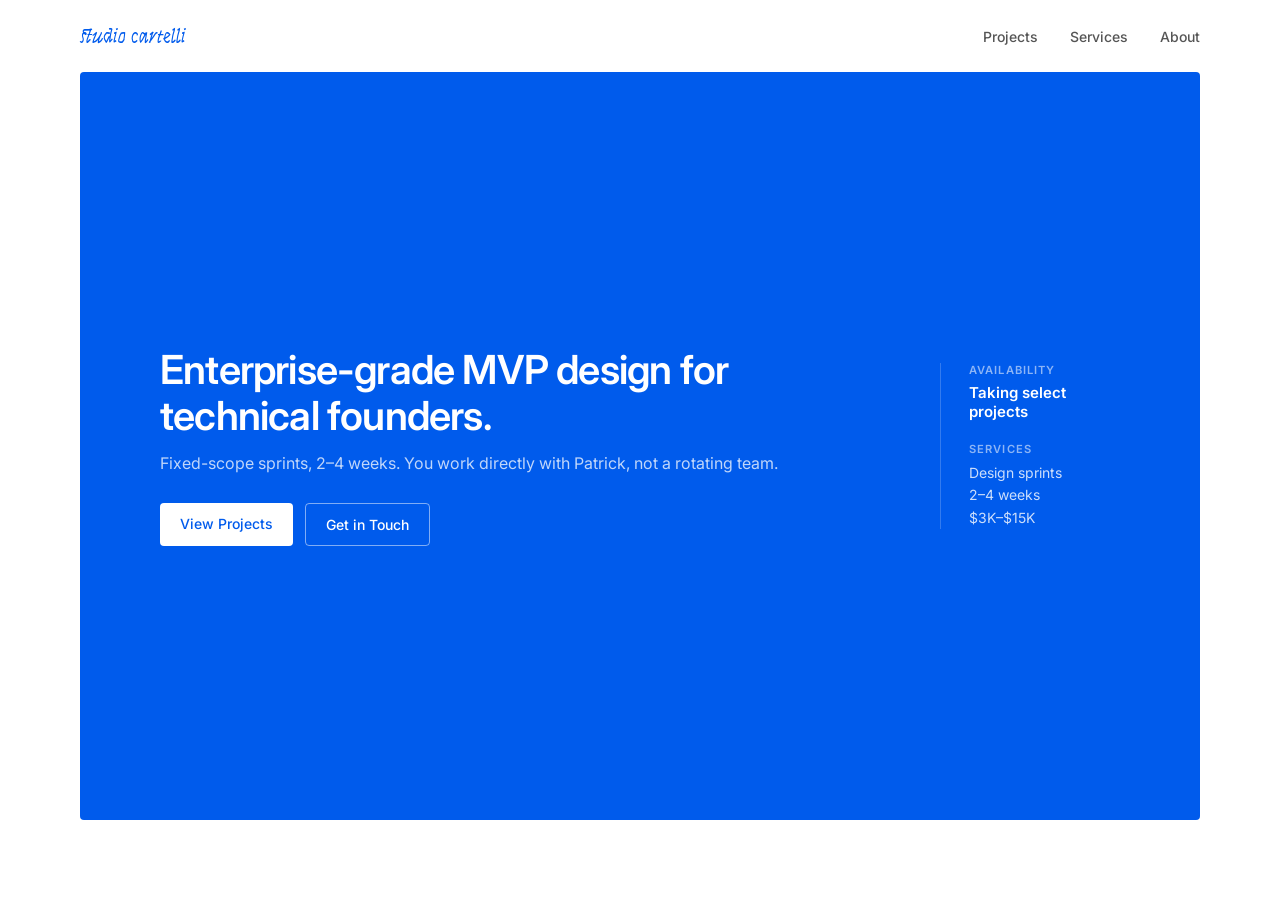
<file: index.html>
<!DOCTYPE html>
<html lang="en">
<head>
  <meta charset="UTF-8">
  <meta name="viewport" content="width=device-width, initial-scale=1.0">
  <meta name="description" content="Studio Cartelli — Enterprise-grade MVP design for technical founders. Fixed-scope design sprints, 2–4 weeks.">
  <title>Studio Cartelli</title>
  <link rel="preconnect" href="https://fonts.googleapis.com">
  <link rel="preconnect" href="https://fonts.gstatic.com" crossorigin>
  <link href="https://fonts.googleapis.com/css2?family=Syne+Tactile&family=Inter:wght@400;500;600&display=swap" rel="stylesheet">
  <style>
    * { margin: 0; padding: 0; box-sizing: border-box; }

    :root {
      --blue: #005BEC;
      --text: #1a1a1a;
      --muted: #555;
      --light: #999;
      --border: #e8e8e8;
      --pad: 80px;
      --nav-h: 72px;
    }

    html, body { height: 100%; }

    body {
      background: white;
      font-family: 'Inter', sans-serif;
      color: var(--text);
      display: flex;
      flex-direction: column;
    }

    nav {
      position: sticky;
      top: 0;
      z-index: 100;
      background: white;
      display: flex;
      justify-content: space-between;
      align-items: center;
      height: var(--nav-h);
      padding: 0 var(--pad);
      flex-shrink: 0;
    }

    .logo {
      font-family: 'Syne Tactile', sans-serif;
      font-size: 1.25rem;
      color: var(--blue);
      text-decoration: none;
    }

    .nav-links {
      display: flex;
      gap: 32px;
      list-style: none;
    }

    .nav-links a {
      font-size: 0.875rem;
      font-weight: 500;
      color: var(--muted);
      text-decoration: none;
    }

    .nav-links a.active { color: var(--text); }

    main {
      background: var(--blue);
      flex: 1;
      display: flex;
      align-items: center;
      padding: 0 var(--pad);
      border-radius: 4px;
      margin: 0 var(--pad) var(--pad);
    }

    .hero {
      display: flex;
      align-items: center;
      justify-content: space-between;
      width: 100%;
      gap: 48px;
    }

    .hero-left { flex: 1; }

    h1 {
      font-size: clamp(1.75rem, 4vw, 2.5rem);
      font-weight: 600;
      color: white;
      line-height: 1.15;
      letter-spacing: -0.02em;
    }

    .value-prop {
      font-size: 1rem;
      color: rgba(255, 255, 255, 0.75);
      line-height: 1.5;
      margin-top: 12px;
    }

    .cta-row {
      display: flex;
      gap: 12px;
      margin-top: 28px;
    }

    .btn-primary {
      background: white;
      color: var(--blue);
      font-size: 0.875rem;
      font-weight: 500;
      padding: 12px 20px;
      border-radius: 4px;
      text-decoration: none;
      transition: opacity 0.15s;
    }

    .btn-primary:hover { opacity: 0.88; }

    .btn-secondary {
      border: 1px solid rgba(255, 255, 255, 0.5);
      color: white;
      font-size: 0.875rem;
      font-weight: 500;
      padding: 12px 20px;
      border-radius: 4px;
      text-decoration: none;
      transition: opacity 0.15s;
    }

    .btn-secondary:hover { opacity: 0.75; }

    a:focus-visible {
      outline: 2px solid var(--blue);
      outline-offset: 3px;
      border-radius: 2px;
    }

    .hero-right {
      width: 180px;
      flex-shrink: 0;
      border-left: 1px solid rgba(255, 255, 255, 0.2);
      padding-left: 28px;
    }

    .status-label {
      font-size: 0.7rem;
      font-weight: 600;
      text-transform: uppercase;
      letter-spacing: 0.1em;
      color: rgba(255, 255, 255, 0.55);
      margin-bottom: 6px;
    }

    .status-value {
      font-size: 0.9375rem;
      font-weight: 600;
      color: white;
      line-height: 1.3;
    }

    .services-block { margin-top: 20px; }

    .services-value {
      font-size: 0.875rem;
      color: rgba(255, 255, 255, 0.8);
      line-height: 1.6;
    }

    @media (max-width: 860px) {
      :root { --pad: 24px; }
      .nav-links { gap: 20px; }
      main { margin: 0 24px 24px; padding: var(--pad); }
      .hero { flex-direction: column; gap: 24px; align-items: flex-start; }
      .hero-right {
        width: 100%;
        border-left: none;
        border-top: 1px solid rgba(255, 255, 255, 0.2);
        padding-left: 0;
        padding-top: 24px;
        display: flex;
        gap: 32px;
      }
      .services-block { margin-top: 0; }
    }
  </style>
</head>
<body>
  <nav aria-label="Site navigation">
    <a href="index.html" class="logo">studio cartelli</a>
    <ul class="nav-links">
      <li><a href="projects.html">Projects</a></li>
      <li><a href="services.html">Services</a></li>
      <li><a href="about.html">About</a></li>
    </ul>
  </nav>

  <main>
    <div class="hero">
      <div class="hero-left">
        <h1>Enterprise-grade MVP design for technical founders.</h1>
        <p class="value-prop">Fixed-scope sprints, 2–4 weeks. You work directly with Patrick, not a rotating team.</p>
        <div class="cta-row">
          <a href="projects.html" class="btn-primary">View Projects</a>
          <a href="mailto:ciao@studiocartelli.com" class="btn-secondary">Get in Touch</a>
        </div>
      </div>
      <div class="hero-right">
        <div>
          <div class="status-label">Availability</div>
          <div class="status-value">Taking select projects</div>
        </div>
        <div class="services-block">
          <div class="status-label">Services</div>
          <div class="services-value">Design sprints<br>2–4 weeks<br>$3K–$15K</div>
        </div>
      </div>
    </div>
  </main>
</body>
</html>
</file>
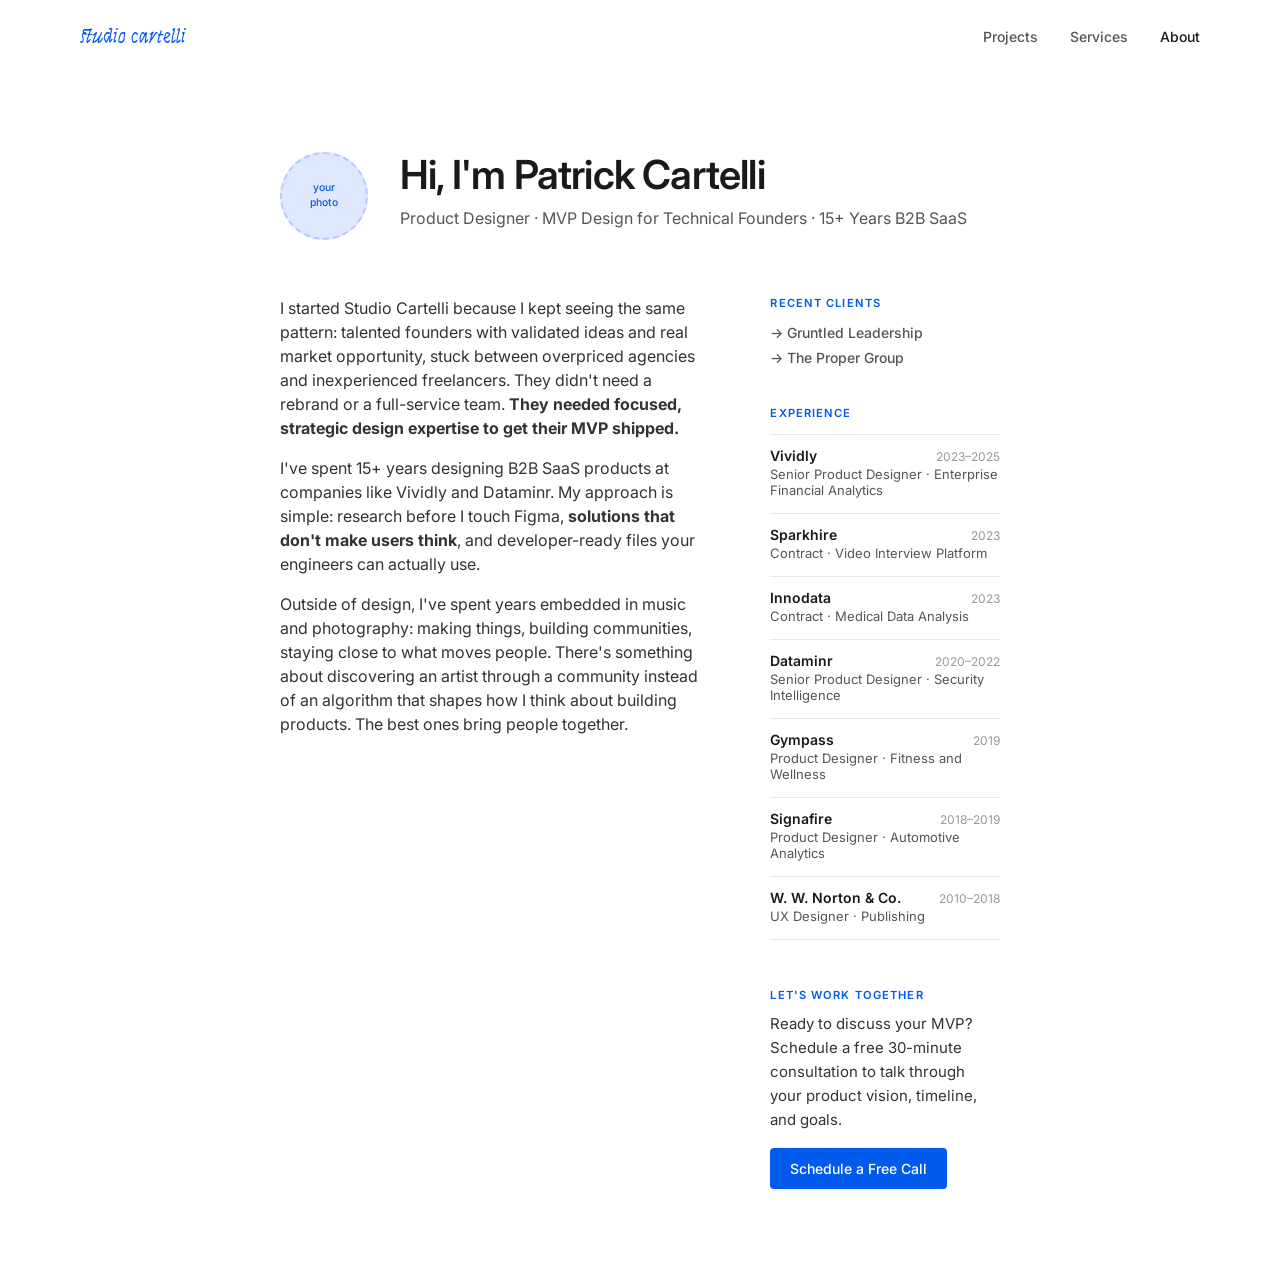
<file: about.html>
<!DOCTYPE html>
<html lang="en">
<head>
<meta charset="UTF-8">
<meta name="viewport" content="width=device-width, initial-scale=1.0">
<meta name="description" content="Patrick Cartelli brings 15+ years of B2B SaaS design experience to early-stage startups. MVP design for technical founders. Previously Vividly, Dataminr.">
<title>About — Studio Cartelli</title>
<link rel="preconnect" href="https://fonts.googleapis.com">
<link rel="preconnect" href="https://fonts.gstatic.com" crossorigin>
<link href="https://fonts.googleapis.com/css2?family=Syne+Tactile&family=Inter:ital,wght@0,400;0,500;0,600;1,400&display=swap" rel="stylesheet">
<style>
  * { margin: 0; padding: 0; box-sizing: border-box; }

  :root {
    --blue: #005BEC;
    --text: #1a1a1a;
    --muted: #555;
    --light: #999;
    --border: #e8e8e8;
    --pad: 80px;
    --nav-h: 72px;
  }

  html, body { min-height: 100%; }

  body {
    background: white;
    font-family: 'Inter', sans-serif;
    color: var(--text);
  }

  nav {
    position: sticky;
    top: 0;
    z-index: 100;
    background: white;
    display: flex;
    justify-content: space-between;
    align-items: center;
    height: var(--nav-h);
    padding: 0 var(--pad);
  }

  .logo {
    font-family: 'Syne Tactile', sans-serif;
    font-size: 1.25rem;
    color: var(--blue);
    text-decoration: none;
  }

  .nav-links {
    display: flex;
    gap: 32px;
    list-style: none;
  }

  .nav-links a {
    font-size: 0.875rem;
    font-weight: 500;
    color: var(--muted);
    text-decoration: none;
  }

  .nav-links a.active { color: var(--text); }

  .page { padding: var(--pad); }

  .content {
    max-width: 720px;
    margin: 0 auto;
  }

  .hero {
    display: flex;
    align-items: flex-start;
    gap: 32px;
    margin-bottom: 56px;
  }

  .headshot-placeholder {
    width: 88px;
    height: 88px;
    border-radius: 50%;
    background: #e0e8ff;
    flex-shrink: 0;
    display: flex;
    align-items: center;
    justify-content: center;
    font-size: 0.65rem;
    font-weight: 500;
    color: var(--blue);
    text-align: center;
    line-height: 1.4;
    border: 2px dashed #b3caff;
  }

  .hero-text h1 {
    font-size: clamp(1.75rem, 4vw, 2.5rem);
    font-weight: 600;
    letter-spacing: -0.02em;
    line-height: 1.15;
    margin-bottom: 8px;
  }

  .hero-text .subhead {
    font-size: 1rem;
    color: var(--muted);
    font-weight: 400;
  }

  .two-col {
    display: grid;
    grid-template-columns: 65fr 35fr;
    gap: 64px;
    align-items: start;
  }

  /* LEFT */
  p {
    font-size: 1rem;
    line-height: 1.5;
    color: #333;
    margin-bottom: 16px;
  }

  p:last-child { margin-bottom: 0; }

  .how-list {
    list-style: none;
    margin: 12px 0 16px;
    display: flex;
    flex-direction: column;
    gap: 8px;
  }

  .how-item { display: flex; gap: 12px; align-items: baseline; }

  .how-bullet {
    width: 5px;
    height: 5px;
    border-radius: 50%;
    background: var(--blue);
    flex-shrink: 0;
    margin-top: 8px;
  }

  .how-item-text {
    font-size: 0.9375rem;
    line-height: 1.6;
    color: #333;
    font-weight: 500;
  }

  /* RIGHT */
  .section-label {
    font-size: 0.7rem;
    font-weight: 600;
    text-transform: uppercase;
    letter-spacing: 0.1em;
    color: var(--blue);
    margin-bottom: 14px;
  }

  /* CLIENTS */
  .clients {
    margin-bottom: 40px;
  }

  .client-list {
    display: flex;
    flex-direction: column;
    gap: 8px;
  }

  .client-link {
    font-size: 0.875rem;
    font-weight: 500;
    color: var(--muted);
    text-decoration: none;
    transition: color 0.15s;
  }

  .client-link:hover { color: var(--blue); }

  /* EXPERIENCE */
  .exp-list {
    list-style: none;
    border-top: 1px solid var(--border);
    margin-bottom: 48px;
  }

  .exp-item {
    padding: 12px 0;
    border-bottom: 1px solid var(--border);
  }

  .exp-top {
    display: flex;
    justify-content: space-between;
    align-items: baseline;
    gap: 8px;
    margin-bottom: 2px;
  }

  .exp-company {
    font-size: 0.875rem;
    font-weight: 600;
    color: var(--text);
  }

  .exp-year {
    font-size: 0.75rem;
    color: var(--light);
    white-space: nowrap;
    flex-shrink: 0;
  }

  .exp-role {
    font-size: 0.8125rem;
    color: var(--muted);
    margin-bottom: 3px;
  }

  /* CTA */
  .cta-label {
    font-size: 0.7rem;
    font-weight: 600;
    text-transform: uppercase;
    letter-spacing: 0.1em;
    color: var(--blue);
    margin-bottom: 10px;
  }

  .cta-text {
    font-size: 0.9375rem;
    color: #333;
    line-height: 1.6;
    margin-bottom: 16px;
  }

  .cta-button {
    display: inline-flex;
    align-items: center;
    background: var(--blue);
    color: white;
    font-family: 'Inter', sans-serif;
    font-size: 0.875rem;
    font-weight: 500;
    padding: 12px 20px;
    border-radius: 4px;
    text-decoration: none;
    transition: opacity 0.15s;
  }

  .cta-button:hover { opacity: 0.88; }

  @media (max-width: 860px) {
    :root { --pad: 24px; }
    nav { padding: 0 24px; }
    .nav-links { gap: 20px; }
    .hero { margin-bottom: 40px; }
    .headshot-placeholder { width: 72px; height: 72px; }
    .two-col { grid-template-columns: 1fr; gap: 48px; }
  }

</style>
</head>
<body>

  <nav aria-label="Site navigation">
    <a href="index.html" class="logo">studio cartelli</a>
    <ul class="nav-links">
      <li><a href="projects.html">Projects</a></li>
      <li><a href="services.html">Services</a></li>
      <li><a href="about.html" class="active" aria-current="page">About</a></li>
    </ul>
  </nav>

  <div class="page">
    <div class="content">

    <div class="hero">
      <div class="headshot-placeholder">your<br>photo</div>
      <div class="hero-text">
        <h1>Hi, I'm Patrick Cartelli</h1>
        <p class="subhead">Product Designer · MVP Design for Technical Founders · 15+ Years B2B SaaS</p>
      </div>
    </div>

    <div class="two-col">

      <div class="col-main">
        <p>I started Studio Cartelli because I kept seeing the same pattern: talented founders with validated ideas and real market opportunity, stuck between overpriced agencies and inexperienced freelancers. They didn't need a rebrand or a full-service team. <strong>They needed focused, strategic design expertise to get their MVP shipped.</strong></p>

        <p>I've spent 15+ years designing B2B SaaS products at companies like Vividly and Dataminr. My approach is simple: research before I touch Figma, <strong>solutions that don't make users think</strong>, and developer-ready files your engineers can actually use.</p>

        <p>Outside of design, I've spent years embedded in music and photography: making things, building communities, staying close to what moves people. There's something about discovering an artist through a community instead of an algorithm that shapes how I think about building products. The best ones bring people together.</p>
      </div>

      <div class="col-side">

        <div class="clients">
          <div class="section-label">Recent clients</div>
          <div class="client-list">
            <a href="https://www.gruntledleadership.com" target="_blank" rel="noopener" class="client-link">-&gt; Gruntled Leadership</a>
            <a href="https://theproper.group" target="_blank" rel="noopener" class="client-link">-&gt; The Proper Group</a>
          </div>
        </div>

        <div class="section-label">Experience</div>
        <ul class="exp-list">
          <li class="exp-item">
            <div class="exp-top">
              <span class="exp-company">Vividly</span>
              <span class="exp-year">2023–2025</span>
            </div>
            <div class="exp-role">Senior Product Designer · Enterprise Financial Analytics</div>
          </li>
          <li class="exp-item">
            <div class="exp-top">
              <span class="exp-company">Sparkhire</span>
              <span class="exp-year">2023</span>
            </div>
            <div class="exp-role">Contract · Video Interview Platform</div>
          </li>
          <li class="exp-item">
            <div class="exp-top">
              <span class="exp-company">Innodata</span>
              <span class="exp-year">2023</span>
            </div>
            <div class="exp-role">Contract · Medical Data Analysis</div>
          </li>
          <li class="exp-item">
            <div class="exp-top">
              <span class="exp-company">Dataminr</span>
              <span class="exp-year">2020–2022</span>
            </div>
            <div class="exp-role">Senior Product Designer · Security Intelligence</div>
          </li>
          <li class="exp-item">
            <div class="exp-top">
              <span class="exp-company">Gympass</span>
              <span class="exp-year">2019</span>
            </div>
            <div class="exp-role">Product Designer · Fitness and Wellness</div>
          </li>
          <li class="exp-item">
            <div class="exp-top">
              <span class="exp-company">Signafire</span>
              <span class="exp-year">2018–2019</span>
            </div>
            <div class="exp-role">Product Designer · Automotive Analytics</div>
          </li>
          <li class="exp-item">
            <div class="exp-top">
              <span class="exp-company">W. W. Norton &amp; Co.</span>
              <span class="exp-year">2010–2018</span>
            </div>
            <div class="exp-role">UX Designer · Publishing</div>
          </li>
        </ul>

        <div class="cta-label">Let's work together</div>
        <p class="cta-text">Ready to discuss your MVP? Schedule a free 30-minute consultation to talk through your product vision, timeline, and goals.</p>
        <a href="mailto:ciao@studiocartelli.com" class="cta-button">Schedule a Free Call</a>

      </div>
    </div>
    </div>
  </div>


</body>
</html>
</file>
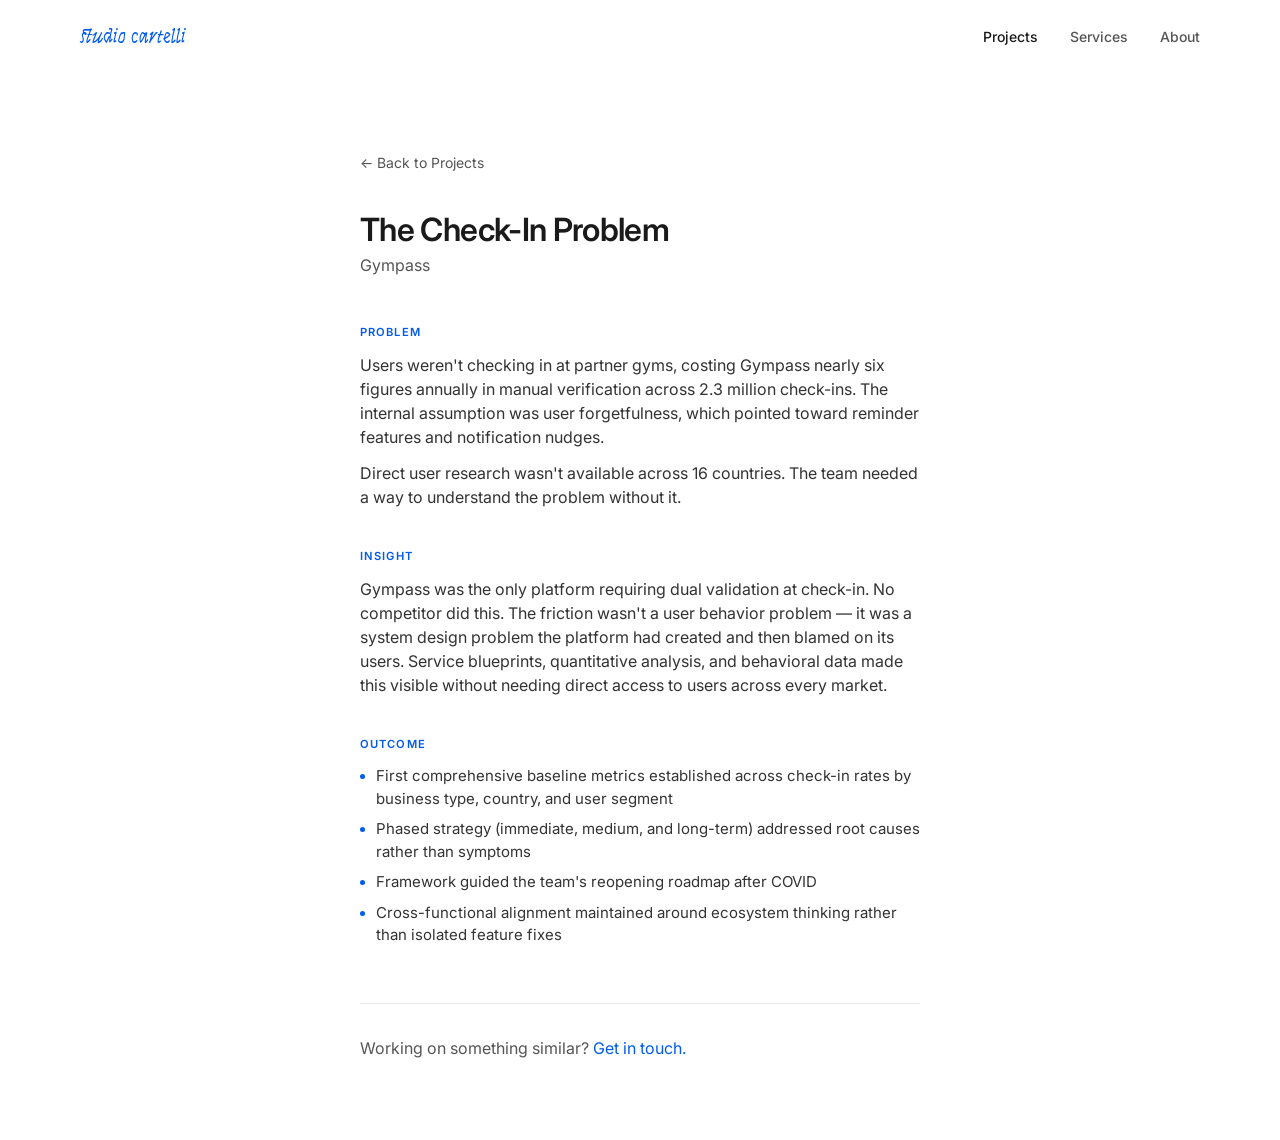
<file: check-in-problem.html>
<!DOCTYPE html>
<html lang="en">
<head>
  <meta charset="UTF-8">
  <meta name="viewport" content="width=device-width, initial-scale=1.0">
  <meta name="robots" content="noindex">
  <meta name="description" content="The Check-In Problem — Studio Cartelli case study. First baseline metrics across 2.3M check-ins, phased strategy for Gympass.">
  <title>The Check-In Problem — Studio Cartelli</title>
  <link rel="preconnect" href="https://fonts.googleapis.com">
  <link rel="preconnect" href="https://fonts.gstatic.com" crossorigin>
  <link href="https://fonts.googleapis.com/css2?family=Syne+Tactile&family=Inter:wght@400;500;600&display=swap" rel="stylesheet">
  <style>
    * { margin: 0; padding: 0; box-sizing: border-box; }

    :root {
      --blue: #005BEC;
      --text: #1a1a1a;
      --muted: #555;
      --light: #999;
      --border: #e8e8e8;
      --pad: 80px;
      --nav-h: 72px;
    }

    html, body { min-height: 100%; }

    body {
      background: white;
      font-family: 'Inter', sans-serif;
      color: var(--text);
    }

    nav {
      position: sticky;
      top: 0;
      z-index: 100;
      background: white;
      display: flex;
      justify-content: space-between;
      align-items: center;
      height: var(--nav-h);
      padding: 0 var(--pad);
    }

    .logo {
      font-family: 'Syne Tactile', sans-serif;
      font-size: 1.25rem;
      color: var(--blue);
      text-decoration: none;
    }

    .nav-links {
      display: flex;
      gap: 32px;
      list-style: none;
    }

    .nav-links a {
      font-size: 0.875rem;
      font-weight: 500;
      color: var(--muted);
      text-decoration: none;
    }

    .nav-links a.active { color: var(--text); }

    .content {
      max-width: 720px;
      margin: 0 auto;
      padding: var(--pad);
    }

    .back-link {
      display: inline-block;
      font-size: 0.875rem;
      color: var(--muted);
      text-decoration: none;
      margin-bottom: 40px;
    }

    .back-link:hover { color: var(--blue); }

    h1 {
      font-size: clamp(1.5rem, 3vw, 2rem);
      font-weight: 600;
      color: var(--text);
      line-height: 1.2;
      letter-spacing: -0.02em;
    }

    .client-label {
      font-size: 1rem;
      color: var(--muted);
      margin-top: 4px;
      margin-bottom: 48px;
    }

    .section-label {
      font-size: 0.7rem;
      font-weight: 600;
      text-transform: uppercase;
      letter-spacing: 0.1em;
      color: var(--blue);
      margin-bottom: 14px;
    }

    .section-block { margin-top: 40px; }

    p {
      font-size: 1rem;
      line-height: 1.5;
      color: #333;
      margin-bottom: 12px;
    }

    p:last-child { margin-bottom: 0; }

    .outcome-list {
      list-style: none;
      display: flex;
      flex-direction: column;
      gap: 8px;
    }

    .outcome-list li {
      font-size: 0.9375rem;
      line-height: 1.5;
      color: #333;
      padding-left: 16px;
      position: relative;
    }

    .outcome-list li::before {
      content: '';
      position: absolute;
      left: 0;
      top: 9px;
      width: 5px;
      height: 5px;
      border-radius: 50%;
      background: var(--blue);
    }

    .bottom-cta {
      margin-top: 56px;
      padding-top: 32px;
      border-top: 1px solid var(--border);
      font-size: 1rem;
      color: var(--muted);
      line-height: 1.5;
    }

    .bottom-cta a {
      color: var(--blue);
      text-decoration: none;
    }

    .bottom-cta a:hover { text-decoration: underline; }

    a:focus-visible {
      outline: 2px solid var(--blue);
      outline-offset: 3px;
      border-radius: 2px;
    }

    @media (max-width: 860px) {
      :root { --pad: 24px; }
      .nav-links { gap: 20px; }
    }
  </style>
</head>
<body>
  <nav aria-label="Site navigation">
    <a href="index.html" class="logo">studio cartelli</a>
    <ul class="nav-links">
      <li><a href="projects.html" class="active">Projects</a></li>
      <li><a href="services.html">Services</a></li>
      <li><a href="about.html">About</a></li>
    </ul>
  </nav>

  <main>
  <div class="content">
    <a href="projects.html" class="back-link">← Back to Projects</a>

    <h1>The Check-In Problem</h1>
    <p class="client-label">Gympass</p>

    <div class="section-block">
      <div class="section-label">Problem</div>
      <p>Users weren't checking in at partner gyms, costing Gympass nearly six figures annually in manual verification across 2.3 million check-ins. The internal assumption was user forgetfulness, which pointed toward reminder features and notification nudges.</p>
      <p>Direct user research wasn't available across 16 countries. The team needed a way to understand the problem without it.</p>
    </div>

    <div class="section-block">
      <div class="section-label">Insight</div>
      <p>Gympass was the only platform requiring dual validation at check-in. No competitor did this. The friction wasn't a user behavior problem — it was a system design problem the platform had created and then blamed on its users. Service blueprints, quantitative analysis, and behavioral data made this visible without needing direct access to users across every market.</p>
    </div>

    <div class="section-block">
      <div class="section-label">Outcome</div>
      <ul class="outcome-list">
        <li>First comprehensive baseline metrics established across check-in rates by business type, country, and user segment</li>
        <li>Phased strategy (immediate, medium, and long-term) addressed root causes rather than symptoms</li>
        <li>Framework guided the team's reopening roadmap after COVID</li>
        <li>Cross-functional alignment maintained around ecosystem thinking rather than isolated feature fixes</li>
      </ul>
    </div>

    <p class="bottom-cta">Working on something similar? <a href="mailto:ciao@studiocartelli.com">Get in touch.</a></p>
  </div>
  </main>
</body>
</html>
</file>
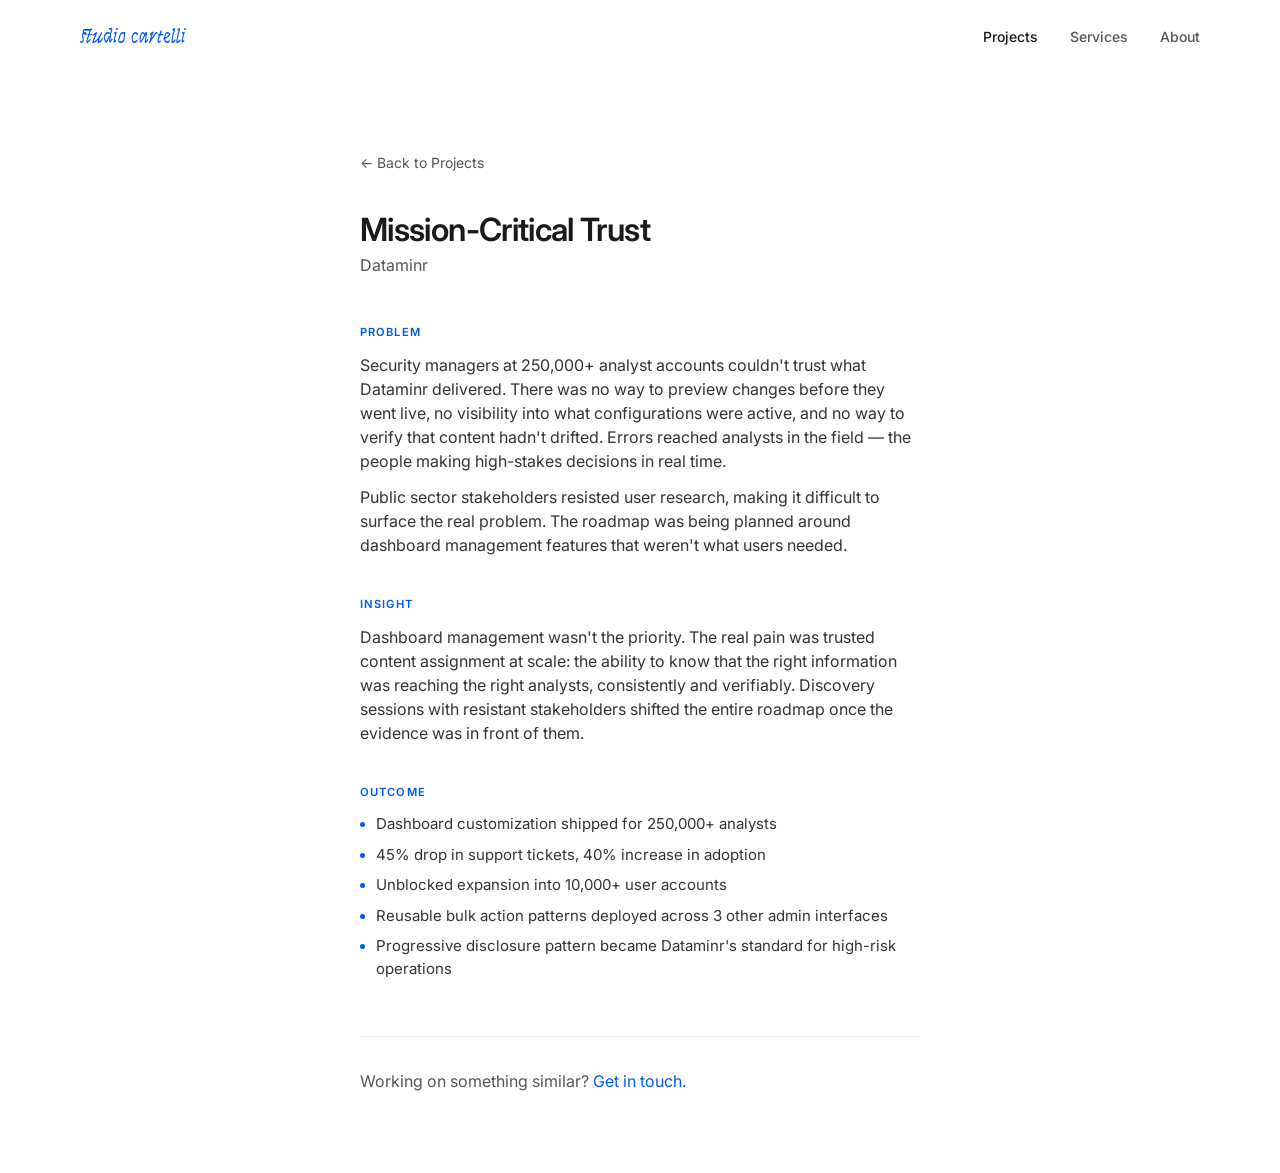
<file: mission-critical-trust.html>
<!DOCTYPE html>
<html lang="en">
<head>
  <meta charset="UTF-8">
  <meta name="viewport" content="width=device-width, initial-scale=1.0">
  <meta name="robots" content="noindex">
  <meta name="description" content="Mission-Critical Trust — Studio Cartelli case study. Dashboard customization for 250,000+ analysts, 40% adoption increase.">
  <title>Mission-Critical Trust — Studio Cartelli</title>
  <link rel="preconnect" href="https://fonts.googleapis.com">
  <link rel="preconnect" href="https://fonts.gstatic.com" crossorigin>
  <link href="https://fonts.googleapis.com/css2?family=Syne+Tactile&family=Inter:wght@400;500;600&display=swap" rel="stylesheet">
  <style>
    * { margin: 0; padding: 0; box-sizing: border-box; }

    :root {
      --blue: #005BEC;
      --text: #1a1a1a;
      --muted: #555;
      --light: #999;
      --border: #e8e8e8;
      --pad: 80px;
      --nav-h: 72px;
    }

    html, body { min-height: 100%; }

    body {
      background: white;
      font-family: 'Inter', sans-serif;
      color: var(--text);
    }

    nav {
      position: sticky;
      top: 0;
      z-index: 100;
      background: white;
      display: flex;
      justify-content: space-between;
      align-items: center;
      height: var(--nav-h);
      padding: 0 var(--pad);
    }

    .logo {
      font-family: 'Syne Tactile', sans-serif;
      font-size: 1.25rem;
      color: var(--blue);
      text-decoration: none;
    }

    .nav-links {
      display: flex;
      gap: 32px;
      list-style: none;
    }

    .nav-links a {
      font-size: 0.875rem;
      font-weight: 500;
      color: var(--muted);
      text-decoration: none;
    }

    .nav-links a.active { color: var(--text); }

    .content {
      max-width: 720px;
      margin: 0 auto;
      padding: var(--pad);
    }

    .back-link {
      display: inline-block;
      font-size: 0.875rem;
      color: var(--muted);
      text-decoration: none;
      margin-bottom: 40px;
    }

    .back-link:hover { color: var(--blue); }

    h1 {
      font-size: clamp(1.5rem, 3vw, 2rem);
      font-weight: 600;
      color: var(--text);
      line-height: 1.2;
      letter-spacing: -0.02em;
    }

    .client-label {
      font-size: 1rem;
      color: var(--muted);
      margin-top: 4px;
      margin-bottom: 48px;
    }

    .section-label {
      font-size: 0.7rem;
      font-weight: 600;
      text-transform: uppercase;
      letter-spacing: 0.1em;
      color: var(--blue);
      margin-bottom: 14px;
    }

    .section-block { margin-top: 40px; }

    p {
      font-size: 1rem;
      line-height: 1.5;
      color: #333;
      margin-bottom: 12px;
    }

    p:last-child { margin-bottom: 0; }

    .outcome-list {
      list-style: none;
      display: flex;
      flex-direction: column;
      gap: 8px;
    }

    .outcome-list li {
      font-size: 0.9375rem;
      line-height: 1.5;
      color: #333;
      padding-left: 16px;
      position: relative;
    }

    .outcome-list li::before {
      content: '';
      position: absolute;
      left: 0;
      top: 9px;
      width: 5px;
      height: 5px;
      border-radius: 50%;
      background: var(--blue);
    }

    .bottom-cta {
      margin-top: 56px;
      padding-top: 32px;
      border-top: 1px solid var(--border);
      font-size: 1rem;
      color: var(--muted);
      line-height: 1.5;
    }

    .bottom-cta a {
      color: var(--blue);
      text-decoration: none;
    }

    .bottom-cta a:hover { text-decoration: underline; }

    a:focus-visible {
      outline: 2px solid var(--blue);
      outline-offset: 3px;
      border-radius: 2px;
    }

    @media (max-width: 860px) {
      :root { --pad: 24px; }
      .nav-links { gap: 20px; }
    }
  </style>
</head>
<body>
  <nav aria-label="Site navigation">
    <a href="index.html" class="logo">studio cartelli</a>
    <ul class="nav-links">
      <li><a href="projects.html" class="active">Projects</a></li>
      <li><a href="services.html">Services</a></li>
      <li><a href="about.html">About</a></li>
    </ul>
  </nav>

  <main>
  <div class="content">
    <a href="projects.html" class="back-link">← Back to Projects</a>

    <h1>Mission-Critical Trust</h1>
    <p class="client-label">Dataminr</p>

    <div class="section-block">
      <div class="section-label">Problem</div>
      <p>Security managers at 250,000+ analyst accounts couldn't trust what Dataminr delivered. There was no way to preview changes before they went live, no visibility into what configurations were active, and no way to verify that content hadn't drifted. Errors reached analysts in the field — the people making high-stakes decisions in real time.</p>
      <p>Public sector stakeholders resisted user research, making it difficult to surface the real problem. The roadmap was being planned around dashboard management features that weren't what users needed.</p>
    </div>

    <div class="section-block">
      <div class="section-label">Insight</div>
      <p>Dashboard management wasn't the priority. The real pain was trusted content assignment at scale: the ability to know that the right information was reaching the right analysts, consistently and verifiably. Discovery sessions with resistant stakeholders shifted the entire roadmap once the evidence was in front of them.</p>
    </div>

    <div class="section-block">
      <div class="section-label">Outcome</div>
      <ul class="outcome-list">
        <li>Dashboard customization shipped for 250,000+ analysts</li>
        <li>45% drop in support tickets, 40% increase in adoption</li>
        <li>Unblocked expansion into 10,000+ user accounts</li>
        <li>Reusable bulk action patterns deployed across 3 other admin interfaces</li>
        <li>Progressive disclosure pattern became Dataminr's standard for high-risk operations</li>
      </ul>
    </div>

    <p class="bottom-cta">Working on something similar? <a href="mailto:ciao@studiocartelli.com">Get in touch.</a></p>
  </div>
  </main>
</body>
</html>
</file>
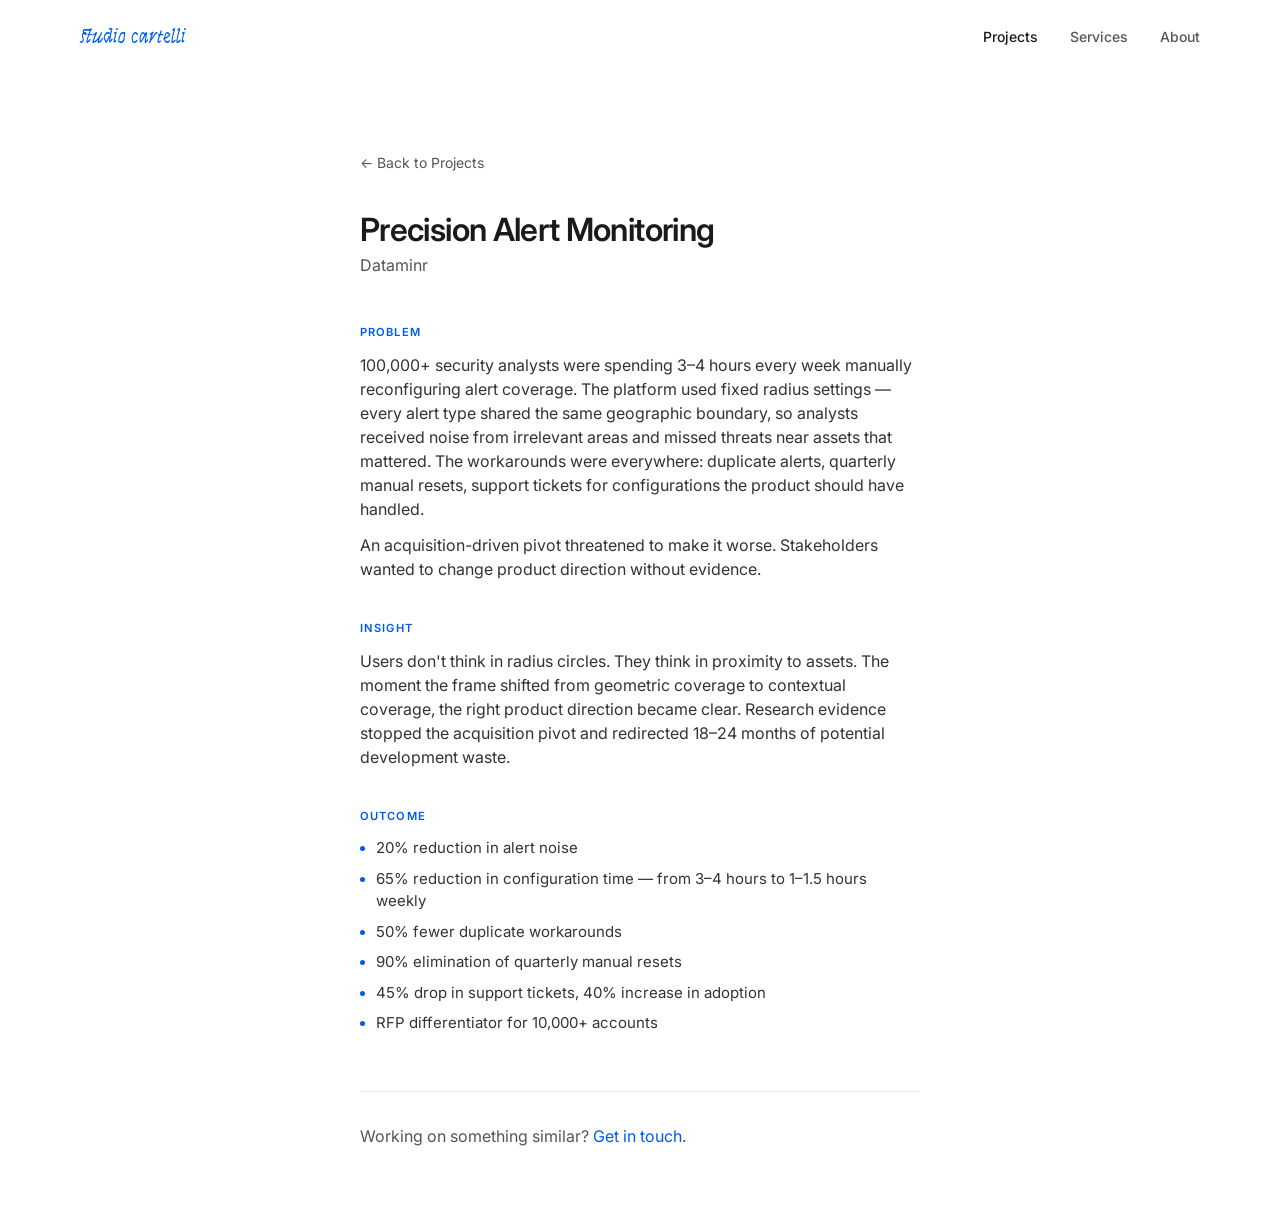
<file: precision-alert-monitoring.html>
<!DOCTYPE html>
<html lang="en">
<head>
  <meta charset="UTF-8">
  <meta name="viewport" content="width=device-width, initial-scale=1.0">
  <meta name="robots" content="noindex">
  <meta name="description" content="Precision Alert Monitoring — Studio Cartelli case study. 20% alert noise reduction, 65% faster configuration for 100,000+ security analysts.">
  <title>Precision Alert Monitoring — Studio Cartelli</title>
  <link rel="preconnect" href="https://fonts.googleapis.com">
  <link rel="preconnect" href="https://fonts.gstatic.com" crossorigin>
  <link href="https://fonts.googleapis.com/css2?family=Syne+Tactile&family=Inter:wght@400;500;600&display=swap" rel="stylesheet">
  <style>
    * { margin: 0; padding: 0; box-sizing: border-box; }

    :root {
      --blue: #005BEC;
      --text: #1a1a1a;
      --muted: #555;
      --light: #999;
      --border: #e8e8e8;
      --pad: 80px;
      --nav-h: 72px;
    }

    html, body { min-height: 100%; }

    body {
      background: white;
      font-family: 'Inter', sans-serif;
      color: var(--text);
    }

    nav {
      position: sticky;
      top: 0;
      z-index: 100;
      background: white;
      display: flex;
      justify-content: space-between;
      align-items: center;
      height: var(--nav-h);
      padding: 0 var(--pad);
    }

    .logo {
      font-family: 'Syne Tactile', sans-serif;
      font-size: 1.25rem;
      color: var(--blue);
      text-decoration: none;
    }

    .nav-links {
      display: flex;
      gap: 32px;
      list-style: none;
    }

    .nav-links a {
      font-size: 0.875rem;
      font-weight: 500;
      color: var(--muted);
      text-decoration: none;
    }

    .nav-links a.active { color: var(--text); }

    .content {
      max-width: 720px;
      margin: 0 auto;
      padding: var(--pad);
    }

    .back-link {
      display: inline-block;
      font-size: 0.875rem;
      color: var(--muted);
      text-decoration: none;
      margin-bottom: 40px;
    }

    .back-link:hover { color: var(--blue); }

    h1 {
      font-size: clamp(1.5rem, 3vw, 2rem);
      font-weight: 600;
      color: var(--text);
      line-height: 1.2;
      letter-spacing: -0.02em;
    }

    .client-label {
      font-size: 1rem;
      color: var(--muted);
      margin-top: 4px;
      margin-bottom: 48px;
    }

    .section-label {
      font-size: 0.7rem;
      font-weight: 600;
      text-transform: uppercase;
      letter-spacing: 0.1em;
      color: var(--blue);
      margin-bottom: 14px;
    }

    .section-block { margin-top: 40px; }

    p {
      font-size: 1rem;
      line-height: 1.5;
      color: #333;
      margin-bottom: 12px;
    }

    p:last-child { margin-bottom: 0; }

    .outcome-list {
      list-style: none;
      display: flex;
      flex-direction: column;
      gap: 8px;
    }

    .outcome-list li {
      font-size: 0.9375rem;
      line-height: 1.5;
      color: #333;
      padding-left: 16px;
      position: relative;
    }

    .outcome-list li::before {
      content: '';
      position: absolute;
      left: 0;
      top: 9px;
      width: 5px;
      height: 5px;
      border-radius: 50%;
      background: var(--blue);
    }

    .bottom-cta {
      margin-top: 56px;
      padding-top: 32px;
      border-top: 1px solid var(--border);
      font-size: 1rem;
      color: var(--muted);
      line-height: 1.5;
    }

    .bottom-cta a {
      color: var(--blue);
      text-decoration: none;
    }

    .bottom-cta a:hover { text-decoration: underline; }

    a:focus-visible {
      outline: 2px solid var(--blue);
      outline-offset: 3px;
      border-radius: 2px;
    }

    @media (max-width: 860px) {
      :root { --pad: 24px; }
      .nav-links { gap: 20px; }
    }
  </style>
</head>
<body>
  <nav aria-label="Site navigation">
    <a href="index.html" class="logo">studio cartelli</a>
    <ul class="nav-links">
      <li><a href="projects.html" class="active">Projects</a></li>
      <li><a href="services.html">Services</a></li>
      <li><a href="about.html">About</a></li>
    </ul>
  </nav>

  <main>
  <div class="content">
    <a href="projects.html" class="back-link">← Back to Projects</a>

    <h1>Precision Alert Monitoring</h1>
    <p class="client-label">Dataminr</p>

    <div class="section-block">
      <div class="section-label">Problem</div>
      <p>100,000+ security analysts were spending 3–4 hours every week manually reconfiguring alert coverage. The platform used fixed radius settings — every alert type shared the same geographic boundary, so analysts received noise from irrelevant areas and missed threats near assets that mattered. The workarounds were everywhere: duplicate alerts, quarterly manual resets, support tickets for configurations the product should have handled.</p>
      <p>An acquisition-driven pivot threatened to make it worse. Stakeholders wanted to change product direction without evidence.</p>
    </div>

    <div class="section-block">
      <div class="section-label">Insight</div>
      <p>Users don't think in radius circles. They think in proximity to assets. The moment the frame shifted from geometric coverage to contextual coverage, the right product direction became clear. Research evidence stopped the acquisition pivot and redirected 18–24 months of potential development waste.</p>
    </div>

    <div class="section-block">
      <div class="section-label">Outcome</div>
      <ul class="outcome-list">
        <li>20% reduction in alert noise</li>
        <li>65% reduction in configuration time — from 3–4 hours to 1–1.5 hours weekly</li>
        <li>50% fewer duplicate workarounds</li>
        <li>90% elimination of quarterly manual resets</li>
        <li>45% drop in support tickets, 40% increase in adoption</li>
        <li>RFP differentiator for 10,000+ accounts</li>
      </ul>
    </div>

    <p class="bottom-cta">Working on something similar? <a href="mailto:ciao@studiocartelli.com">Get in touch.</a></p>
  </div>
  </main>
</body>
</html>
</file>
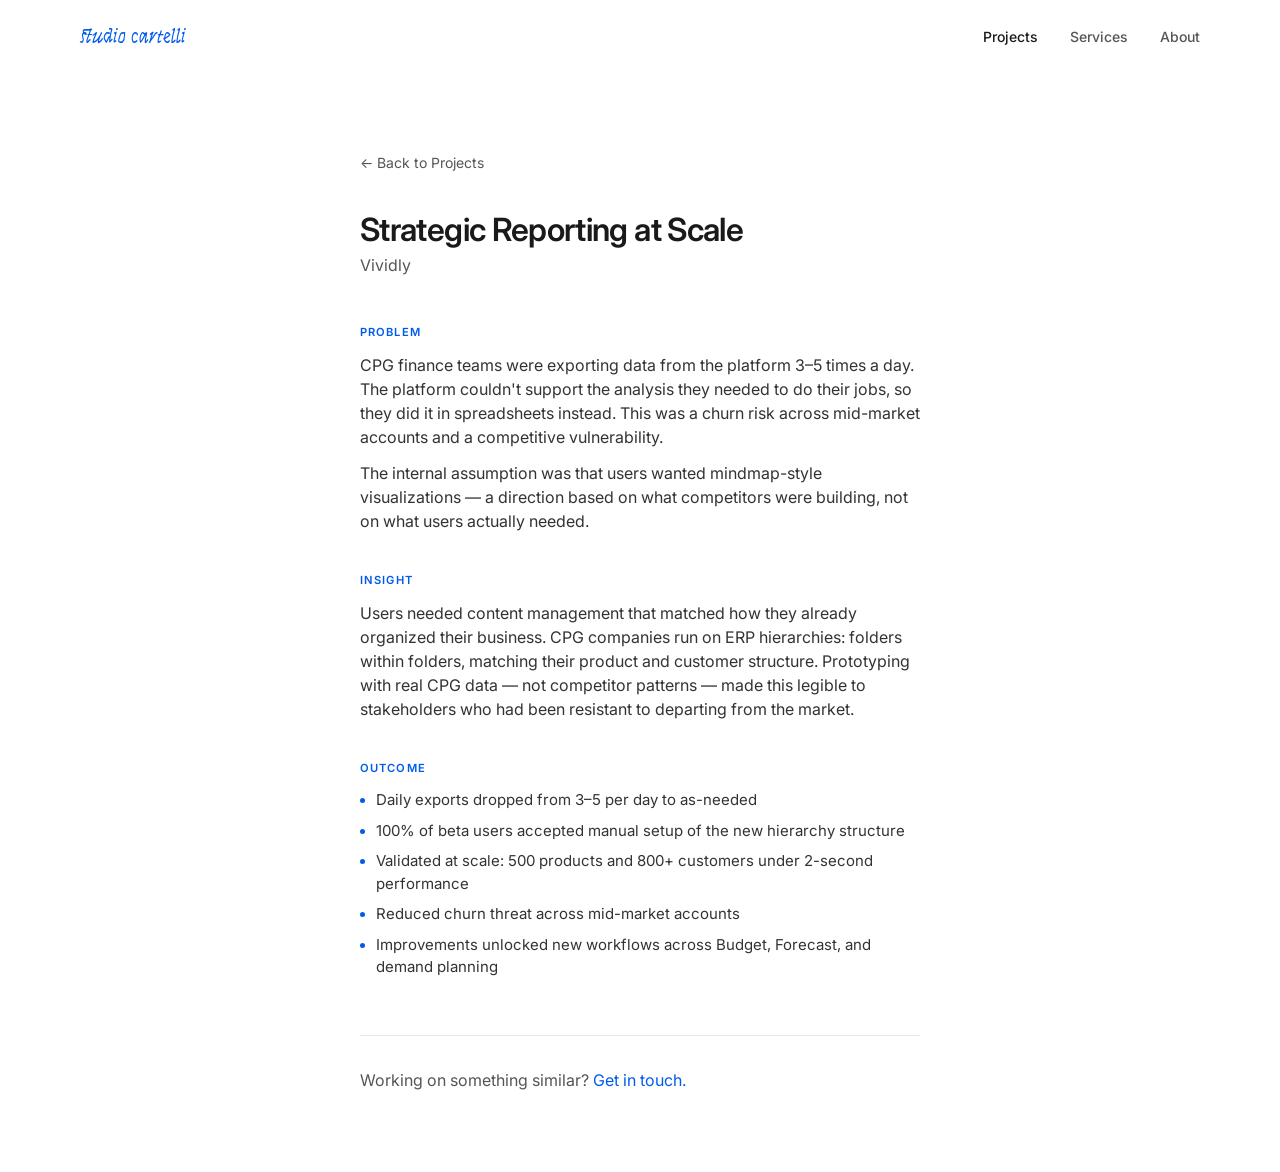
<file: strategic-reporting.html>
<!DOCTYPE html>
<html lang="en">
<head>
  <meta charset="UTF-8">
  <meta name="viewport" content="width=device-width, initial-scale=1.0">
  <meta name="robots" content="noindex">
  <meta name="description" content="Strategic Reporting at Scale — Studio Cartelli case study. Daily exports eliminated, 100% beta acceptance at Vividly.">
  <title>Strategic Reporting at Scale — Studio Cartelli</title>
  <link rel="preconnect" href="https://fonts.googleapis.com">
  <link rel="preconnect" href="https://fonts.gstatic.com" crossorigin>
  <link href="https://fonts.googleapis.com/css2?family=Syne+Tactile&family=Inter:wght@400;500;600&display=swap" rel="stylesheet">
  <style>
    * { margin: 0; padding: 0; box-sizing: border-box; }

    :root {
      --blue: #005BEC;
      --text: #1a1a1a;
      --muted: #555;
      --light: #999;
      --border: #e8e8e8;
      --pad: 80px;
      --nav-h: 72px;
    }

    html, body { min-height: 100%; }

    body {
      background: white;
      font-family: 'Inter', sans-serif;
      color: var(--text);
    }

    nav {
      position: sticky;
      top: 0;
      z-index: 100;
      background: white;
      display: flex;
      justify-content: space-between;
      align-items: center;
      height: var(--nav-h);
      padding: 0 var(--pad);
    }

    .logo {
      font-family: 'Syne Tactile', sans-serif;
      font-size: 1.25rem;
      color: var(--blue);
      text-decoration: none;
    }

    .nav-links {
      display: flex;
      gap: 32px;
      list-style: none;
    }

    .nav-links a {
      font-size: 0.875rem;
      font-weight: 500;
      color: var(--muted);
      text-decoration: none;
    }

    .nav-links a.active { color: var(--text); }

    .content {
      max-width: 720px;
      margin: 0 auto;
      padding: var(--pad);
    }

    .back-link {
      display: inline-block;
      font-size: 0.875rem;
      color: var(--muted);
      text-decoration: none;
      margin-bottom: 40px;
    }

    .back-link:hover { color: var(--blue); }

    h1 {
      font-size: clamp(1.5rem, 3vw, 2rem);
      font-weight: 600;
      color: var(--text);
      line-height: 1.2;
      letter-spacing: -0.02em;
    }

    .client-label {
      font-size: 1rem;
      color: var(--muted);
      margin-top: 4px;
      margin-bottom: 48px;
    }

    .section-label {
      font-size: 0.7rem;
      font-weight: 600;
      text-transform: uppercase;
      letter-spacing: 0.1em;
      color: var(--blue);
      margin-bottom: 14px;
    }

    .section-block { margin-top: 40px; }

    p {
      font-size: 1rem;
      line-height: 1.5;
      color: #333;
      margin-bottom: 12px;
    }

    p:last-child { margin-bottom: 0; }

    .outcome-list {
      list-style: none;
      display: flex;
      flex-direction: column;
      gap: 8px;
    }

    .outcome-list li {
      font-size: 0.9375rem;
      line-height: 1.5;
      color: #333;
      padding-left: 16px;
      position: relative;
    }

    .outcome-list li::before {
      content: '';
      position: absolute;
      left: 0;
      top: 9px;
      width: 5px;
      height: 5px;
      border-radius: 50%;
      background: var(--blue);
    }

    .bottom-cta {
      margin-top: 56px;
      padding-top: 32px;
      border-top: 1px solid var(--border);
      font-size: 1rem;
      color: var(--muted);
      line-height: 1.5;
    }

    .bottom-cta a {
      color: var(--blue);
      text-decoration: none;
    }

    .bottom-cta a:hover { text-decoration: underline; }

    a:focus-visible {
      outline: 2px solid var(--blue);
      outline-offset: 3px;
      border-radius: 2px;
    }

    @media (max-width: 860px) {
      :root { --pad: 24px; }
      .nav-links { gap: 20px; }
    }
  </style>
</head>
<body>
  <nav aria-label="Site navigation">
    <a href="index.html" class="logo">studio cartelli</a>
    <ul class="nav-links">
      <li><a href="projects.html" class="active">Projects</a></li>
      <li><a href="services.html">Services</a></li>
      <li><a href="about.html">About</a></li>
    </ul>
  </nav>

  <main>
  <div class="content">
    <a href="projects.html" class="back-link">← Back to Projects</a>

    <h1>Strategic Reporting at Scale</h1>
    <p class="client-label">Vividly</p>

    <div class="section-block">
      <div class="section-label">Problem</div>
      <p>CPG finance teams were exporting data from the platform 3–5 times a day. The platform couldn't support the analysis they needed to do their jobs, so they did it in spreadsheets instead. This was a churn risk across mid-market accounts and a competitive vulnerability.</p>
      <p>The internal assumption was that users wanted mindmap-style visualizations — a direction based on what competitors were building, not on what users actually needed.</p>
    </div>

    <div class="section-block">
      <div class="section-label">Insight</div>
      <p>Users needed content management that matched how they already organized their business. CPG companies run on ERP hierarchies: folders within folders, matching their product and customer structure. Prototyping with real CPG data — not competitor patterns — made this legible to stakeholders who had been resistant to departing from the market.</p>
    </div>

    <div class="section-block">
      <div class="section-label">Outcome</div>
      <ul class="outcome-list">
        <li>Daily exports dropped from 3–5 per day to as-needed</li>
        <li>100% of beta users accepted manual setup of the new hierarchy structure</li>
        <li>Validated at scale: 500 products and 800+ customers under 2-second performance</li>
        <li>Reduced churn threat across mid-market accounts</li>
        <li>Improvements unlocked new workflows across Budget, Forecast, and demand planning</li>
      </ul>
    </div>

    <p class="bottom-cta">Working on something similar? <a href="mailto:ciao@studiocartelli.com">Get in touch.</a></p>
  </div>
  </main>
</body>
</html>
</file>
